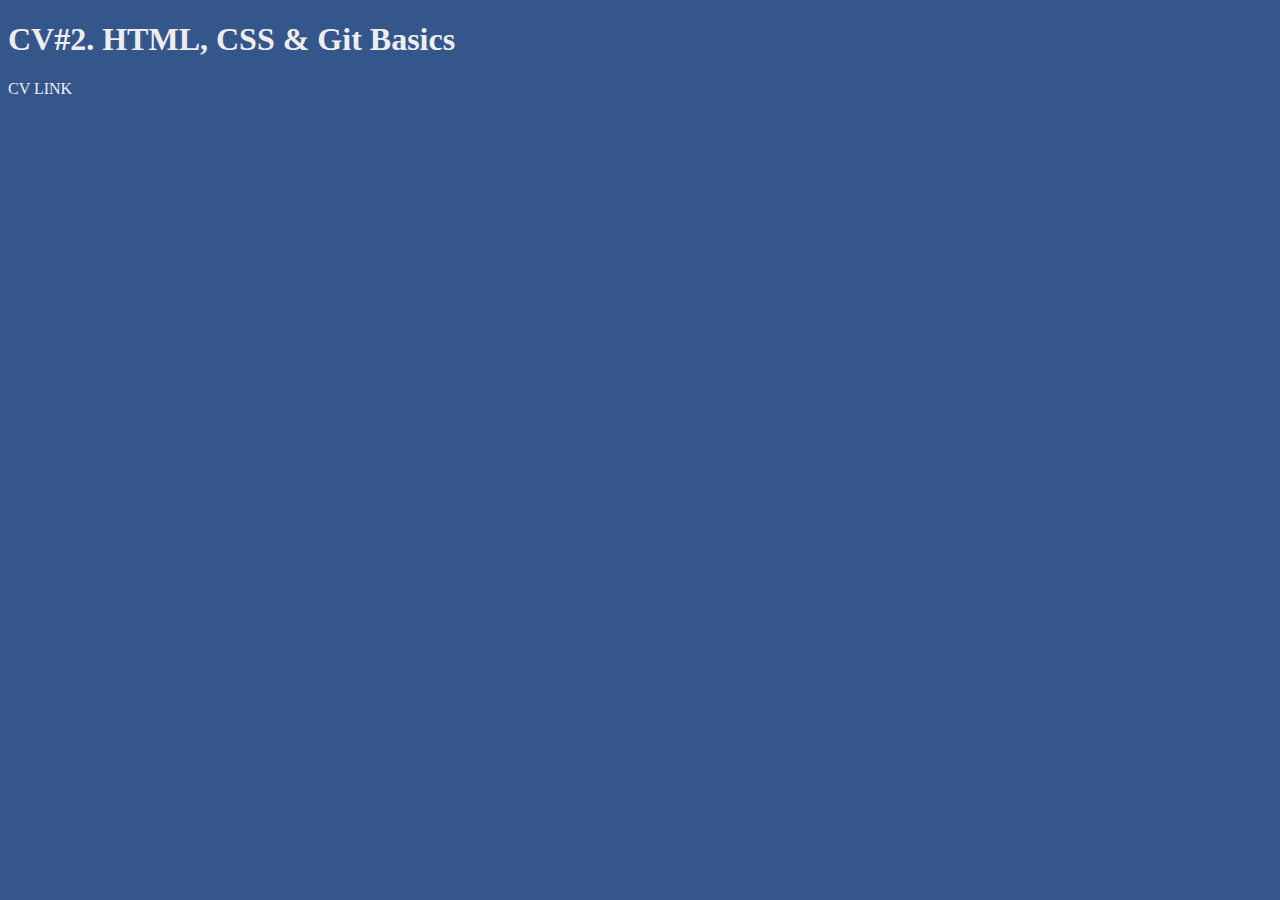
<file: index.html>
<!DOCTYPE html>
<html lang="en">
<head>
    <meta charset="UTF-8">
    <meta http-equiv="X-UA-Compatible" content="IE=edge">
    <meta name="viewport" content="width=device-width, initial-scale=1.0">
    <title>CV#2. HTML, CSS & Git Basics</title>
    <link rel="stylesheet" href="style.css">
</head>
<body>
    <h1>CV#2. HTML, CSS & Git Basics</h1>
    <a href="https://oldqqw.github.io/rsschool-cv/cv">CV LINK</a>
</body>
</html>
</file>
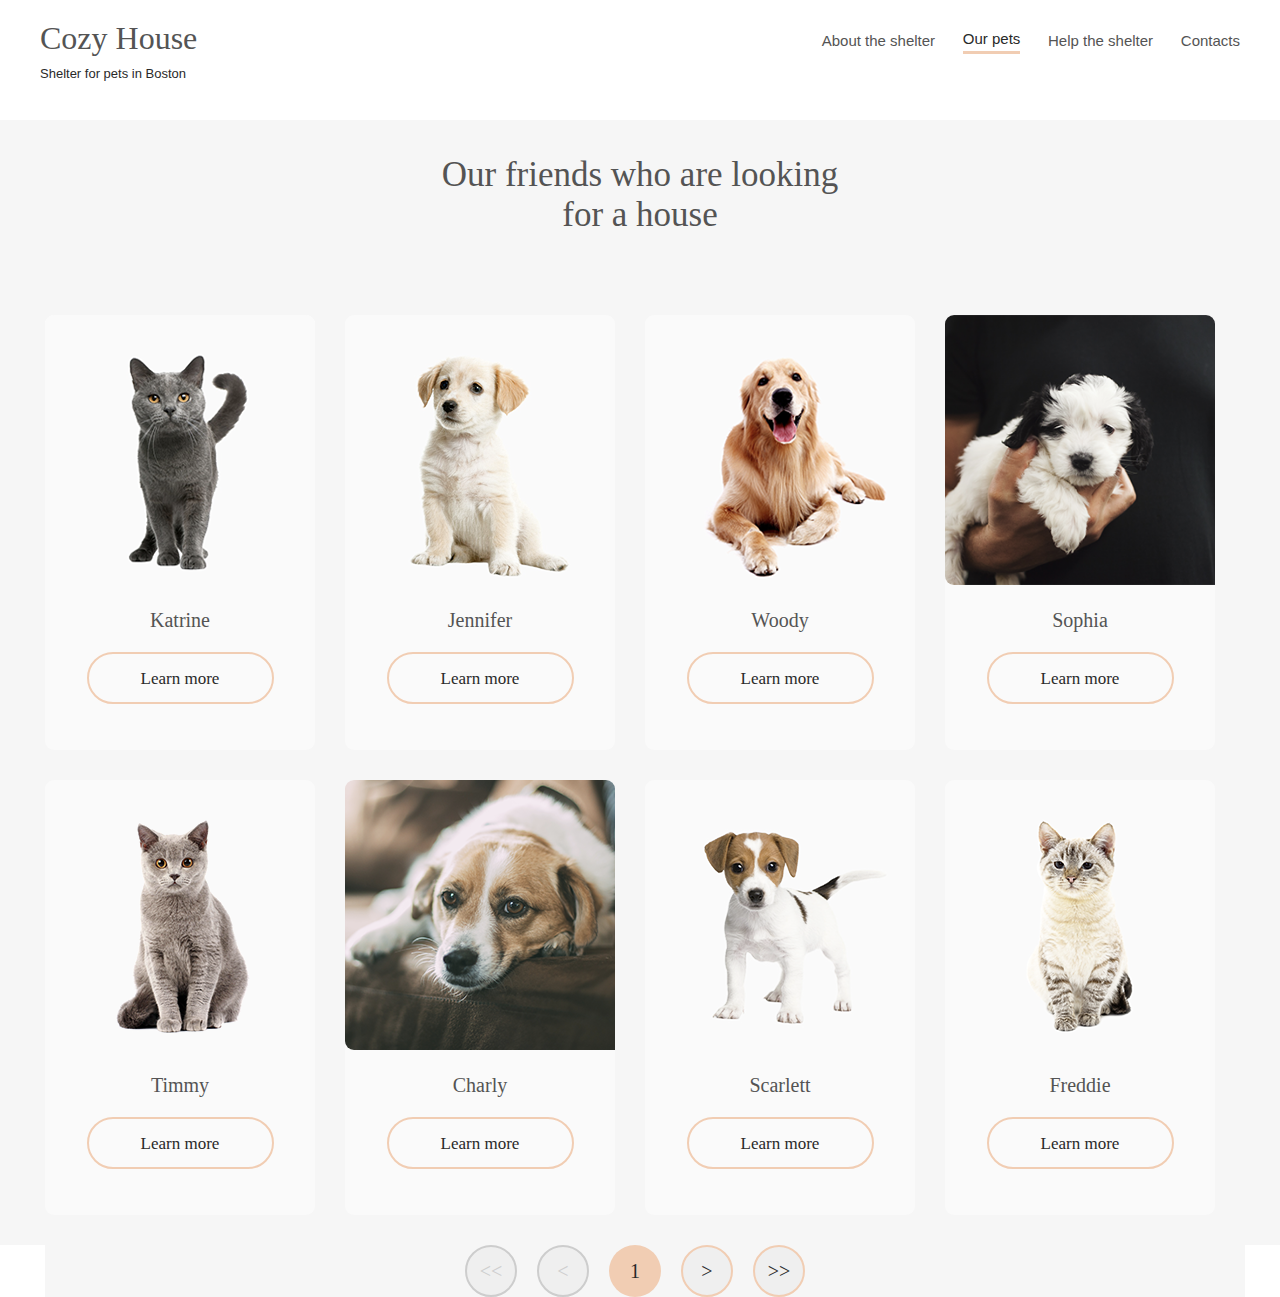
<file: shelter/pages/our pets/index.html>
<!DOCTYPE html>
<html lang="en">
<head>
    <meta charset="UTF-8">
    <meta http-equiv="X-UA-Compatible" content="IE=edge">
    <meta name="viewport" content="width=device-width, initial-scale=1.0">
    <title>Our pets</title>
    <link rel="stylesheet" href="style.css">
</head>
<body>
    <!-- Header - лого и панель навигации -->
    <header>
        <div class="content">
            <div class="header">
                <div class="logo">
                    <a href="../main/index.html">
                        <h1 class="title">Cozy House</h1>
                        <div class="subtitle">Shelter for pets in Boston</div>
                    </a>
                </div>
                <!-- Контейнер между лого и меню -->
                <div class="space"></div>
                <div class="menu">
                    <a href="../main/index.html">About the shelter</a>
                    <a href="" class="aboutshelter">Our pets</a>
                    <a href="../main/index.html#help">Help the shelter</a>
                    <a href="#shelterfooter">Contacts</a>
                </div>
            </div>
        </div>
    </header>

    <div class="ourFriends">
        <div class="info">
            <div class="header">
                <div class="h1"></div>
                <h3>Our friends who are looking for a house</h3>
                <div class="h1"></div>
            </div>
            <div class="cards-container">
                <div class="cards1">
                    <div class="card">
                        <div class="cr-1">
                            <img src="../../assets/images/pets/katrine.png">
                            <p>Katrine</p>
                            <button>Learn more</button>
                        </div>
                    </div>
                    <div class="card">
                        <div class="cr-1">
                            <img src="../../assets/images/pets/jennifer.png">
                            <p>Jennifer</p>
                            <button>Learn more</button>
                        </div>
                    </div>
                    <div class="card">
                        <div class="cr-1">
                            <img src="../../assets/images/pets/woody.png">
                            <p>Woody</p>
                            <button>Learn more</button>
                        </div>
                    </div>
                    <div class="card">
                        <div class="cr-1">
                            <img src="../../assets/images/pets/sophia.png">
                            <p>Sophia</p>
                            <button>Learn more</button>
                        </div>
                    </div>
                </div>
                <div class="cards1">
                    <div class="card">
                        <div class="cr-1">
                            <img src="../../assets/images/pets/timmy.png">
                            <p>Timmy</p>
                            <button>Learn more</button>
                        </div>
                    </div>
                    <div class="card">
                        <div class="cr-1">
                            <img src="../../assets/images/pets/charly.png">
                            <p>Charly</p>
                            <button>Learn more</button>
                        </div>
                    </div>
                    <div class="card">
                        <div class="cr-1">
                            <img src="../../assets/images/pets/scarlett.png">
                            <p>Scarlett</p>
                            <button>Learn more</button>
                        </div>
                    </div>
                    <div class="card">
                        <div class="cr-1">
                            <img src="../../assets/images/pets/freddie.png">
                            <p>Freddie</p>
                            <button>Learn more</button>
                        </div>
                    </div>
                </div>
                <div class="navigation">   
                    <button class="pag disabled">
                        <a href="" class="disabled">
                            <<
                        </a>
                    </button>
                    <button class="pag disabled">
                        <a href="" class="disabled">
                            <
                        </a>
                    </button>
                    <button class="current">
                        <a href="">1</a>
                    </button>
                    <button class="pag active">
                        <a href="" class="active">
                            >
                        </a>
                    </button>
                    <button class="pag active">
                        <a href="" class="active">
                            >>
                        </a>
                    </button>
                </div>
            </div>
        </div>
    </div>
</body>
</html>
</file>
<file: style.css>
body {
  background-color: #34568B;
}

h1 {
  color: #eee;
}

a {
  color: #eee;
  text-decoration: none;
}
</file>
<file: shelter/pages/our pets/style.css>
@charset "UTF-8";
header {
  width: 100%;
  height: 120px;
  display: -ms-grid;
  display: grid;
  background-color: #ffffff;
}

body {
  margin: 0;
  padding: 0;
}

.content {
  display: -ms-grid;
  display: grid;
  width: 1200px;
  height: 843px;
  align-self: flex-end;
  -ms-grid-column-align: center;
      justify-self: center;
  -ms-grid-columns: 504px 1fr;
      grid-template-columns: 504px 1fr;
      grid-template-areas: "header header";
  -ms-grid-rows: 60px;
      grid-template-rows: 60px;
}

header .content .header {
  -ms-grid-row: 1;
  -ms-grid-column: 1;
  -ms-grid-column-span: 2;
  grid-area: header;
  display: -ms-grid;
  display: grid;
  -ms-grid-columns: 184px 570px 1fr;
      grid-template-columns: 184px 570px 1fr;
}

header .content .header .menu > a.aboutshelter {
  color: #fafafa;
  border-bottom: 3px solid #f1cdb3;
}

header .content .header .logo a {
  text-decoration: none;
}

header .content .header .logo .title {
  font-family: Georgia;
  font-weight: 400;
  font-size: 32px;
  line-height: 35.2px;
  letter-spacing: 6%;
  color: #545454;
  margin-bottom: 10px;
}

header .content .header .logo .subtitle {
  font-family: Arial;
  font-weight: 400;
  font-size: 13px;
  line-height: 14.95px;
  letter-spacing: 10%;
  color: #292929;
}

header .content .header .menu {
  display: -ms-grid;
  display: grid;
  -ms-grid-columns: (auto)[4];
      grid-template-columns: repeat(4, auto);
  justify-items: end;
  -webkit-box-align: center;
      -ms-flex-align: center;
          align-items: center;
}

header .content .header .menu a {
  color: #545454;
  font-family: Arial;
  font-weight: 400;
  font-size: 15px;
  line-height: 24px;
  text-decoration: none;
}

header .content .header .menu a:hover {
  color: #545454;
}

header .content .header .menu > a.aboutshelter {
  color: #292929;
  border-bottom: 3px solid #f1cdb3;
}

.info {
  background-color: #f6f6f6;
}

/* Our Friends */
.ourFriends .header {
  display: -ms-grid;
  display: grid;
  -ms-grid-row: 1;
  -ms-grid-column: 1;
  -ms-grid-column-span: 2;
  grid-area: header;
  -ms-grid-columns: 1fr 400px 1fr;
      grid-template-columns: 1fr 400px 1fr;
}

.ourFriends .header h3 {
  display: -ms-grid;
  display: grid;
  font-family: Georgia, "sans-serif";
  font-weight: 400;
  color: #545454;
  font-size: 35px;
  width: 400px;
  text-align: center;
  -ms-flex-line-pack: center;
      align-content: center;
}

.ourFriends .cards-container {
  width: 1200px;
  height: 930px;
  margin: 45px;
}

.ourFriends .cards-container .cards1 {
  display: -ms-grid;
  display: grid;
  -ms-grid-columns: 1fr 1fr 1fr 1fr;
      grid-template-columns: 1fr 1fr 1fr 1fr;
  -ms-grid-rows: 1fr 30px;
      grid-template-rows: 1fr 30px;
}

.ourFriends .cards-container .cards1 .card {
  width: 270px;
  height: 435px;
  border-radius: 9px;
  gap: 30px;
  background-color: #fafafa;
  text-align: center;
}

.ourFriends .cards-container .cards1 .card .cr-1 img {
  width: 270px;
  height: 270px;
  border-radius: 9px 9px 0;
  -o-object-fit: cover;
     object-fit: cover;
}

.ourFriends .cards-container .cards1 .card .cr-1 p {
  font-family: Georgia, "sans-serif";
  font-size: 20px;
  font-weight: 400;
  line-height: 22.72px;
  color: #545454;
}

.ourFriends .cards-container .cards1 .card .cr-1 button {
  width: 187px;
  height: 52px;
  background-color: #fafafa;
  color: #292929;
  border: 2px solid #f1cdb3;
  border-radius: 100px;
  padding: 15px 45px;
  font-family: Georgia, "sans-serif";
  font-weight: 400;
  font-size: 17px;
  letter-spacing: 6%;
}

.ourFriends .cards-container .cards1 .card:hover {
  background-color: #ffffff;
  -webkit-box-shadow: 0 0 15px #c2c2c2;
          box-shadow: 0 0 15px #c2c2c2;
  cursor: pointer;
}

.ourFriends .cards-container .cards1 .card .cr-1 button:hover {
  background-color: #f1cdb3;
  color: #ffffff;
  cursor: pointer;
}

.ourFriends .cards-container .navigation {
  display: -webkit-box;
  display: -ms-flexbox;
  display: flex;
  -webkit-box-orient: horizontal;
  -webkit-box-direction: normal;
      -ms-flex-direction: row;
          flex-direction: row;
  width: 100%;
  height: 52px;
  -webkit-box-align: center;
      -ms-flex-align: center;
          align-items: center;
  -webkit-box-pack: center;
      -ms-flex-pack: center;
          justify-content: center;
  background-color: #f6f6f6;
}

.ourFriends .cards-container .navigation button {
  display: -webkit-box;
  display: -ms-flexbox;
  display: flex;
  -webkit-box-align: center;
      -ms-flex-align: center;
          align-items: center;
  /* выравнивает текст в кнопках по вертикали */
  -webkit-box-pack: center;
      -ms-flex-pack: center;
          justify-content: center;
  /* выравнивает текст в кнопках по горизонтали */
  width: 52px;
  height: 52px;
  border-radius: 100px;
  margin-right: 20px;
}

.ourFriends .cards-container .navigation button a {
  font-family: "Georgia", "sans-serif";
  text-decoration: none;
  color: #292929;
  font-weight: 400;
  font-size: 20px;
}

.ourFriends .cards-container .navigation button.pag.disabled {
  border: 2px solid #cdcdcd;
}

.ourFriends .cards-container .navigation button a.disabled {
  color: #cdcdcd;
  cursor: default;
}

.ourFriends .cards-container .navigation button.current {
  background-color: #f1cdb3;
  border: none;
}

.ourFriends .cards-container .navigation button.pag.active {
  border: 2px solid #f1cdb3;
}

.ourFriends .cards-container .navigation button a.active {
  color: #292929;
}

footer {
  width: 100%;
  height: 350px;
  background: radial-gradient(110.67% 538.64% at 5.73% 50%, #513d2f 0%, #1a1a1c 100%) #211f20;
  display: -ms-grid;
  display: grid;
}

footer .info {
  display: -ms-grid;
  display: grid;
  align-self: flex-end;
  -ms-grid-column-align: center;
      justify-self: center;
  width: 1200px;
  -ms-grid-columns: 2fr 2fr 1fr;
      grid-template-columns: 2fr 2fr 1fr;
  -ms-grid-rows: 315px;
      grid-template-rows: 315px;
}

footer .info .cl-1 h3 {
  font-family: Georgia, "sans-serif";
  font-weight: 400;
  font-size: 35px;
  color: #ffffff;
  width: 250px;
  margin-top: 30px;
}

footer .info .cl-1 .icons {
  display: -ms-grid;
  display: grid;
  -ms-grid-columns: 1fr 1fr 3fr;
      grid-template-columns: 1fr 1fr 3fr;
  margin-top: 45px;
}

footer .info .cl-1 .icons h4 {
  font-family: Georgia, "sans-serif";
  font-weight: 400;
  font-size: 20px;
  color: #f1cdb3;
  width: 250px;
}

footer .info .cl-1 .icons h4 a {
  text-decoration: none;
  color: #f1cdb3;
}
/*# sourceMappingURL=style.css.map */
</file>
